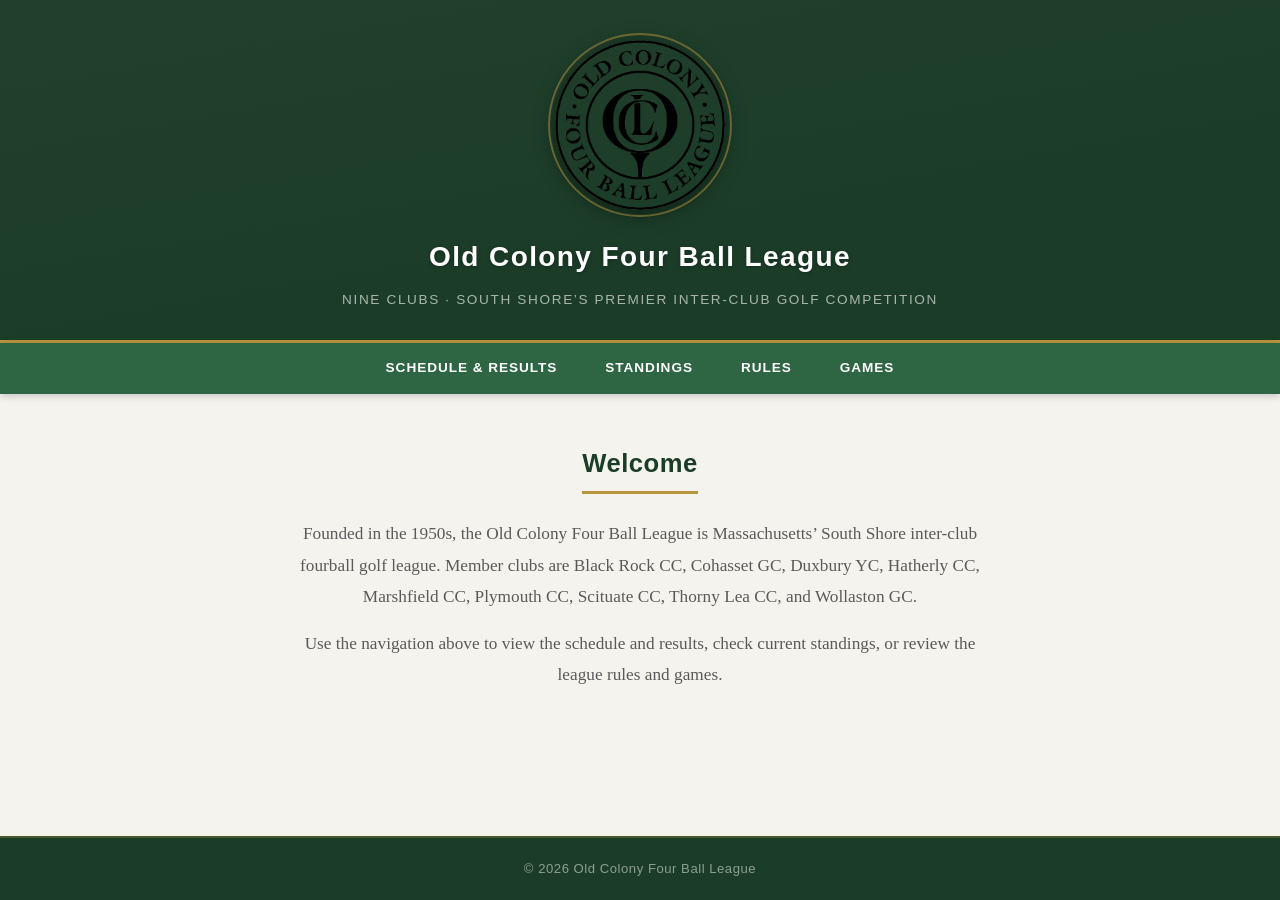
<file: index.html>
<!DOCTYPE html>
<html lang="en">
<head>
  <meta charset="UTF-8">
  <meta name="viewport" content="width=device-width, initial-scale=1.0">
  <title>Old Colony Four Ball League</title>
  <link rel="stylesheet" href="css/style.css">
</head>
<body>

  <!-- =====================
       Site Header
       Logo + league name
       ===================== -->
  <header class="site-header">
    <img
      src="assets/images/OCL1_nb.png"
      alt="Old Colony Four Ball League crest"
      class="site-logo hero-logo"
    >
    <h1 class="site-title">Old Colony Four Ball League</h1>
    <p class="site-tagline">Nine Clubs &middot; South Shore&rsquo;s Premier Inter-Club Golf Competition</p>
  </header>

  <!-- =====================
       Primary Navigation
       Links to all main pages
       ===================== -->
  <nav class="site-nav" aria-label="Primary navigation">
    <ul>
      <li><a href="pages/schedule.html">Schedule &amp; Results</a></li>
      <li><a href="pages/standings.html">Standings</a></li>
      <li><a href="pages/rules.html">Rules</a></li>
      <li><a href="pages/games.html">Games</a></li>
    </ul>
  </nav>

  <!-- =====================
       Main Content
       Welcome section
       ===================== -->
  <main>
    <section class="welcome">
      <h2>Welcome</h2>
      <p>
        Founded in the 1950s, the Old Colony Four Ball League is Massachusetts&rsquo; South Shore
        inter-club fourball golf league. Member clubs are Black Rock CC, Cohasset GC, Duxbury YC,
        Hatherly CC, Marshfield CC, Plymouth CC, Scituate CC, Thorny Lea CC, and Wollaston GC.
      </p>
      <p>
        Use the navigation above to view the schedule and results, check current standings,
        or review the league rules and games.
      </p>
    </section>
  </main>

  <!-- =====================
       Site Footer
       ===================== -->
  <footer class="site-footer">
    <p>&copy; 2026 Old Colony Four Ball League</p>
  </footer>

</body>
</html>
</file>
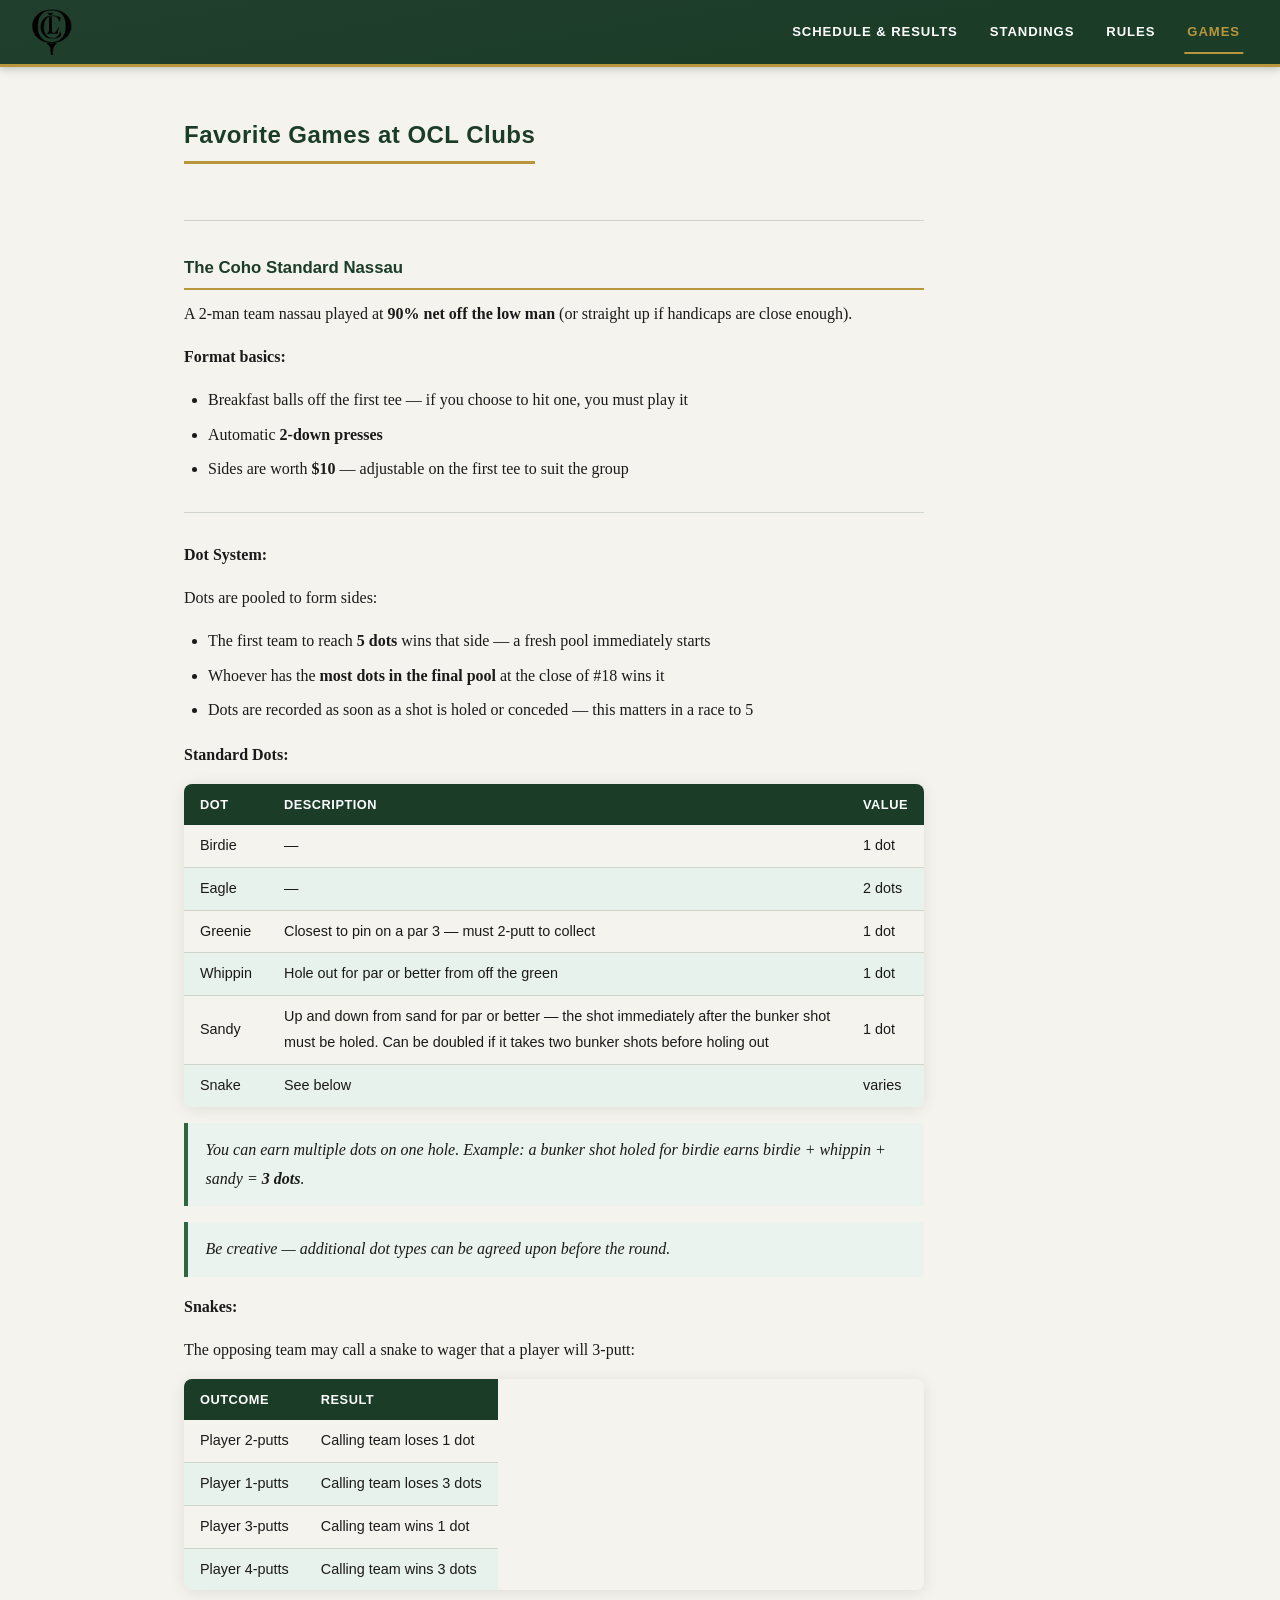
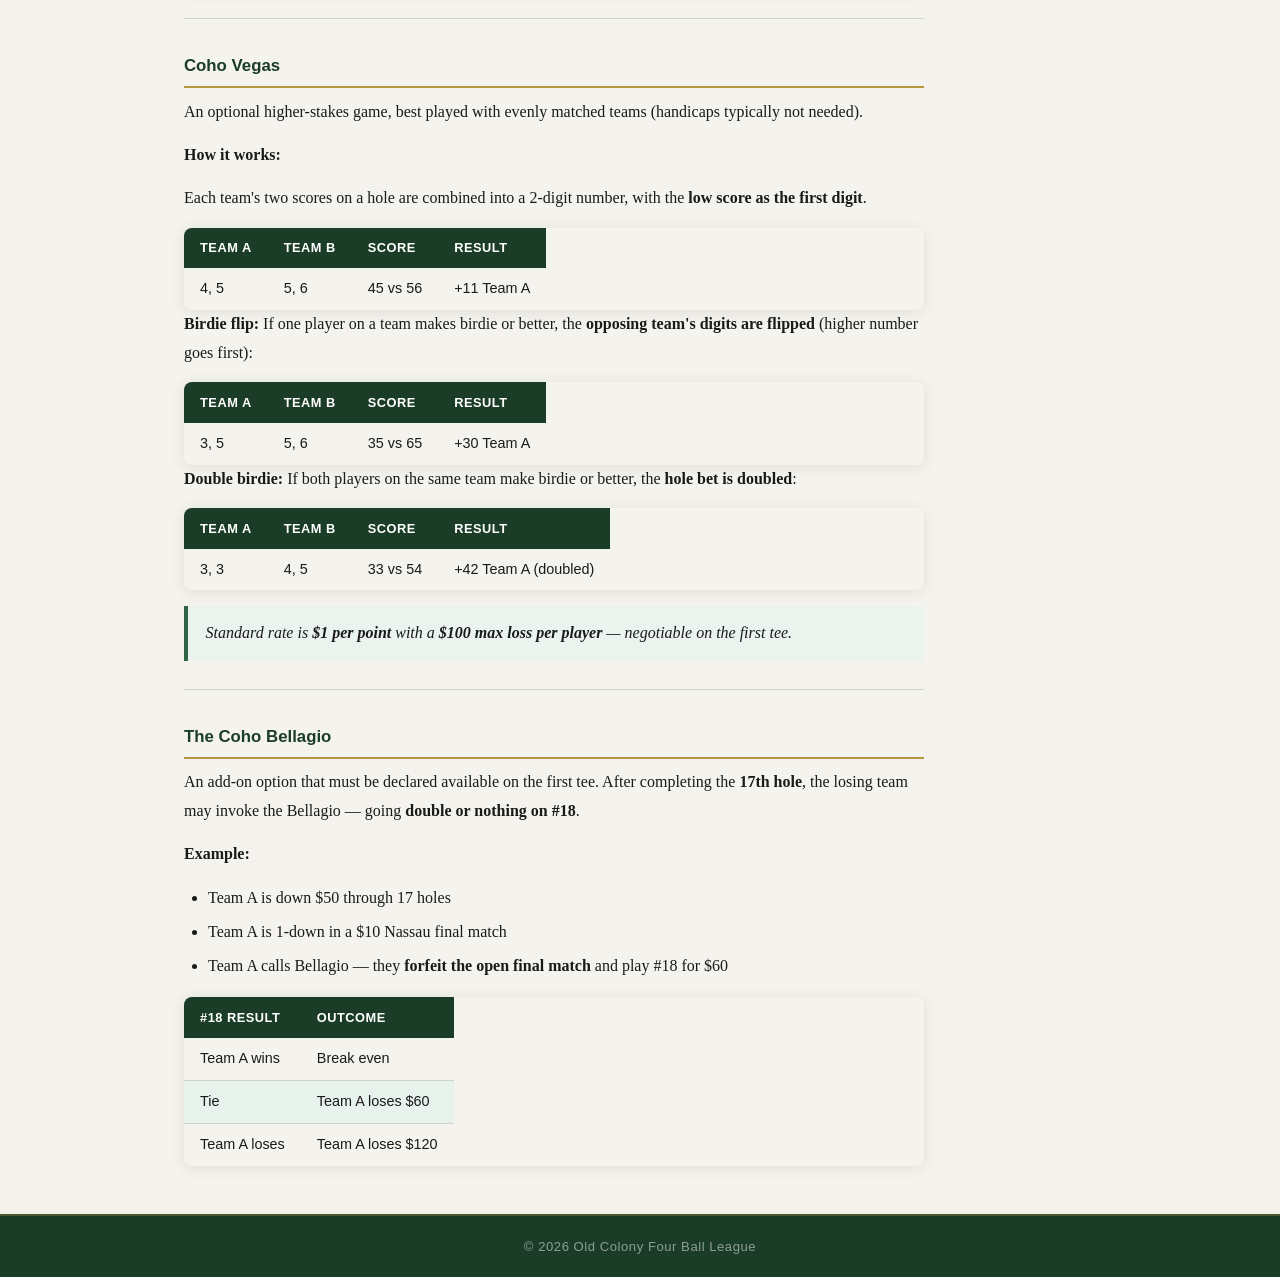
<file: pages/games.html>
<!DOCTYPE html>
<html lang="en">
<head>
  <meta charset="UTF-8">
  <meta name="viewport" content="width=device-width, initial-scale=1.0">
  <title>Games — Old Colony Four Ball League</title>
  <link rel="stylesheet" href="../css/style.css">
</head>
<body>

  <!-- =====================
       Compact Page Header
       ===================== -->
  <header class="page-header">
    <a href="../index.html" class="logo-link">
      <img
        src="../assets/images/ocl2_nb.png"
        alt="Old Colony Four Ball League — return to home"
        class="compact-logo"
      >
    </a>
    <nav aria-label="Primary navigation">
      <ul class="nav-links" id="nav-links">
        <li><a href="schedule.html">Schedule &amp; Results</a></li>
        <li><a href="standings.html">Standings</a></li>
        <li><a href="rules.html">Rules</a></li>
        <li><a href="games.html" class="active">Games</a></li>
      </ul>
      <button class="nav-toggle" id="nav-toggle" aria-label="Open navigation" aria-expanded="false">
        <span></span>
        <span></span>
        <span></span>
      </button>
    </nav>
  </header>

  <!-- =====================
       Main Content
       js/games.js fetches Games.MD and injects the parsed
       content into #games-content.
       ===================== -->
  <main>
    <section>
      <h2 class="page-heading">Favorite Games at OCL Clubs</h2>
      <div id="games-content" class="rules-content">
        <!-- Populated by js/games.js -->
      </div>
    </section>
  </main>

  <!-- =====================
       Site Footer
       ===================== -->
  <footer class="site-footer">
    <p>&copy; 2026 Old Colony Four Ball League</p>
  </footer>

  <script src="../js/games.js"></script>
  <script src="../js/nav.js"></script>

</body>
</html>
</file>
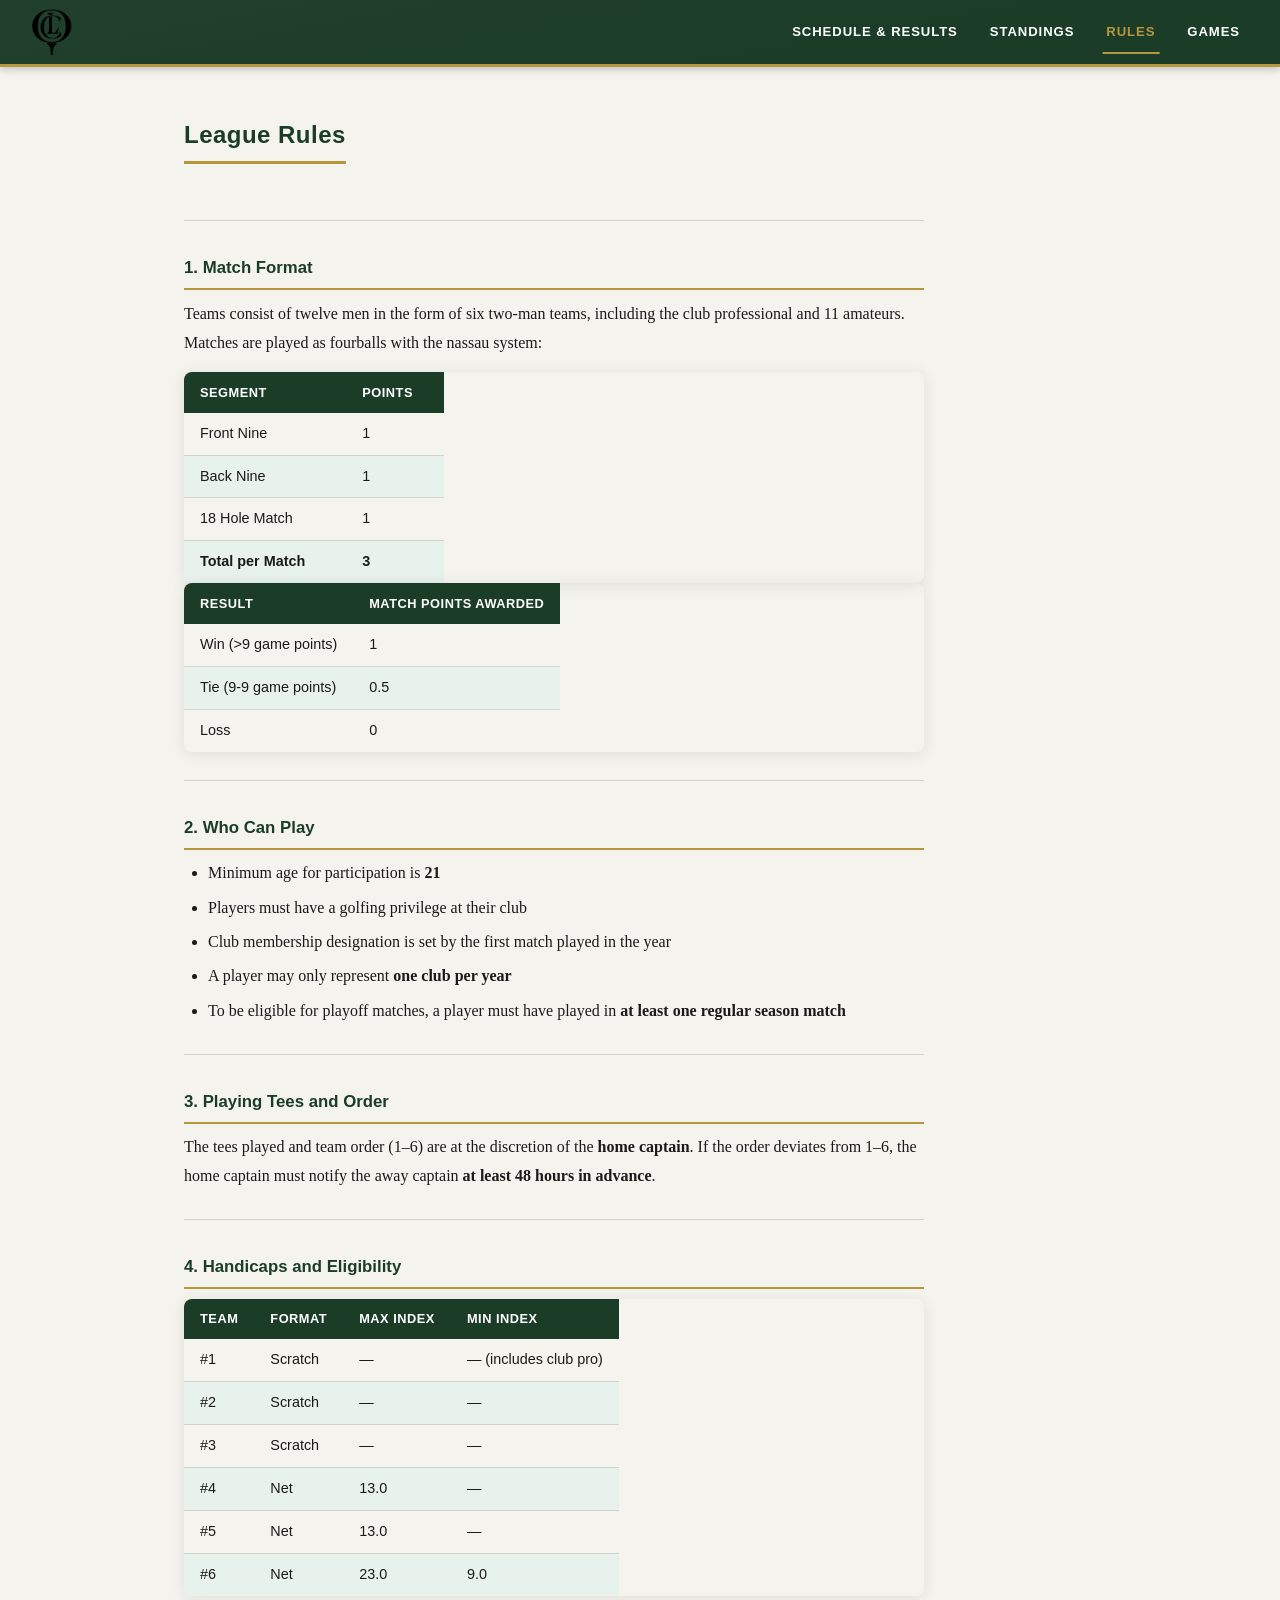
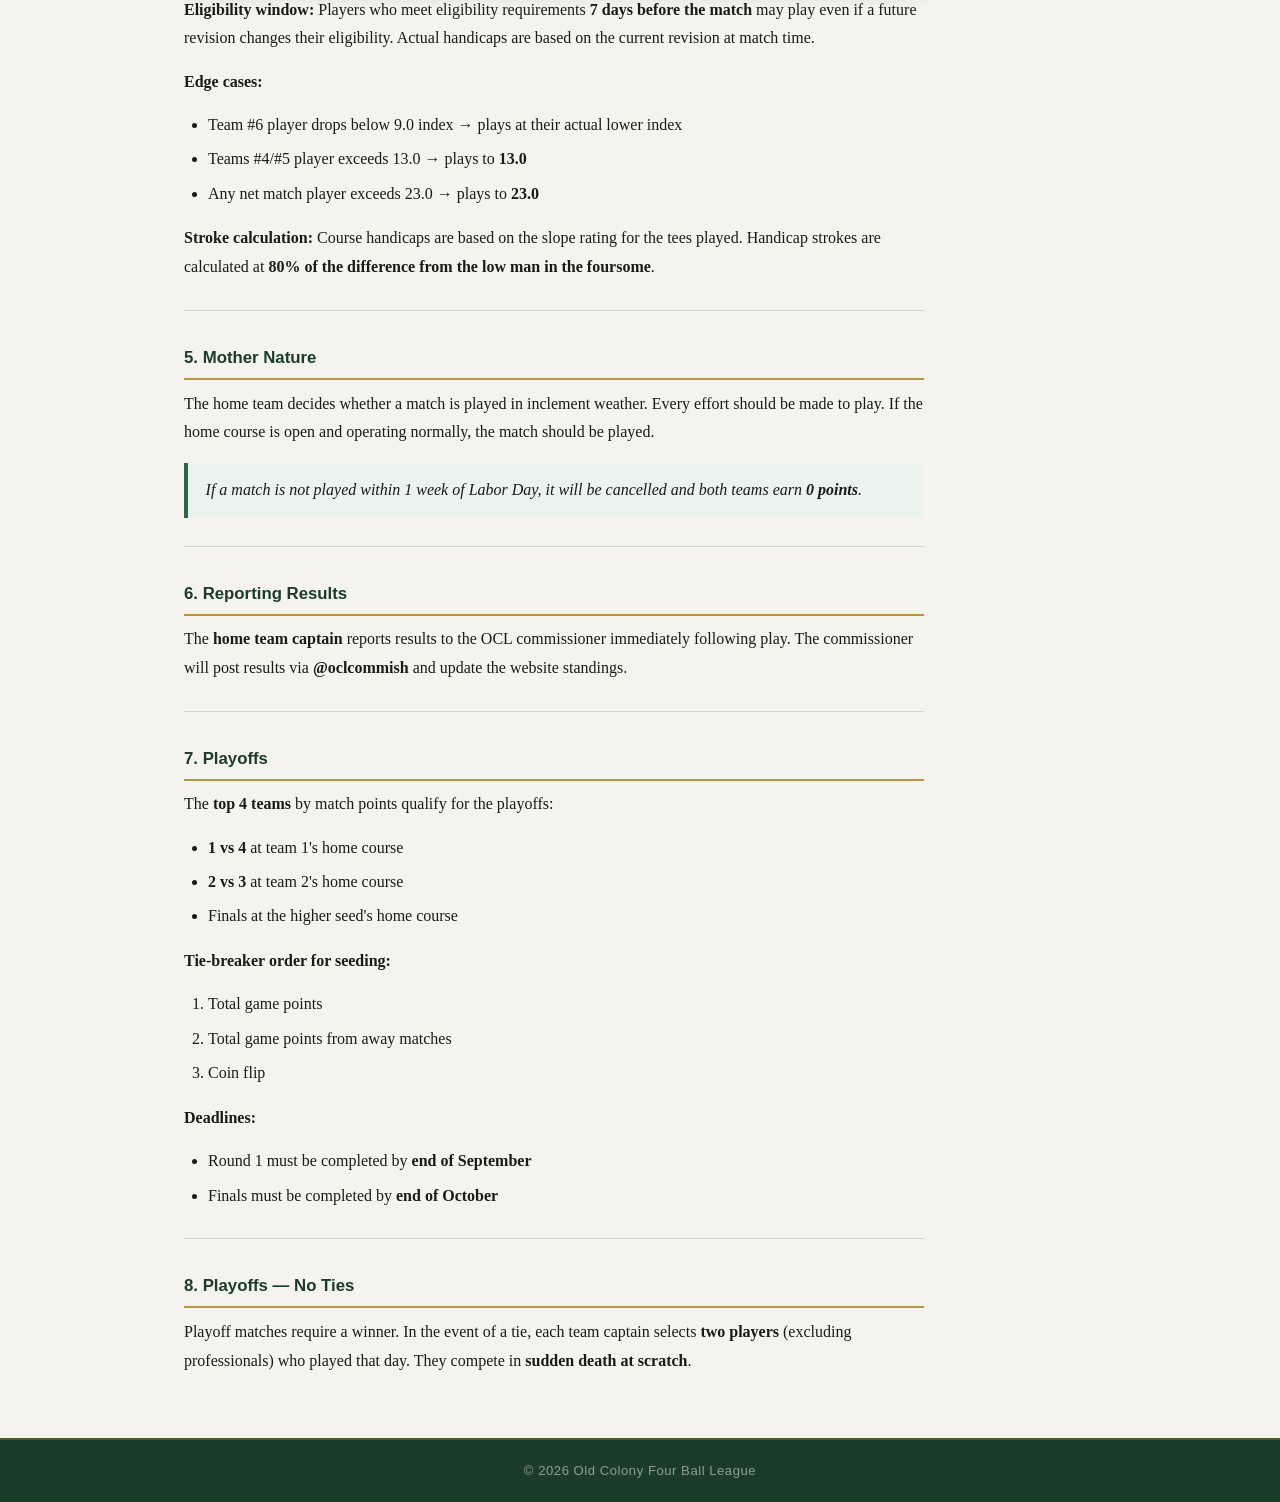
<file: pages/rules.html>
<!DOCTYPE html>
<html lang="en">
<head>
  <meta charset="UTF-8">
  <meta name="viewport" content="width=device-width, initial-scale=1.0">
  <title>Rules — Old Colony Four Ball League</title>
  <link rel="stylesheet" href="../css/style.css">
</head>
<body>

  <!-- =====================
       Compact Page Header
       ===================== -->
  <header class="page-header">
    <a href="../index.html" class="logo-link">
      <img
        src="../assets/images/ocl2_nb.png"
        alt="Old Colony Four Ball League — return to home"
        class="compact-logo"
      >
    </a>
    <nav aria-label="Primary navigation">
      <ul class="nav-links" id="nav-links">
        <li><a href="schedule.html">Schedule &amp; Results</a></li>
        <li><a href="standings.html">Standings</a></li>
        <li><a href="rules.html" class="active">Rules</a></li>
        <li><a href="games.html">Games</a></li>
      </ul>
      <button class="nav-toggle" id="nav-toggle" aria-label="Open navigation" aria-expanded="false">
        <span></span>
        <span></span>
        <span></span>
      </button>
    </nav>
  </header>

  <!-- =====================
       Main Content
       js/rules.js fetches Rules.MD and injects the parsed
       content into #rules-content.
       ===================== -->
  <main>
    <section>
      <h2 class="page-heading">League Rules</h2>
      <div id="rules-content" class="rules-content">
        <!-- Populated by js/rules.js -->
      </div>
    </section>
  </main>

  <!-- =====================
       Site Footer
       ===================== -->
  <footer class="site-footer">
    <p>&copy; 2026 Old Colony Four Ball League</p>
  </footer>

  <script src="../js/rules.js"></script>
  <script src="../js/nav.js"></script>

</body>
</html>
</file>
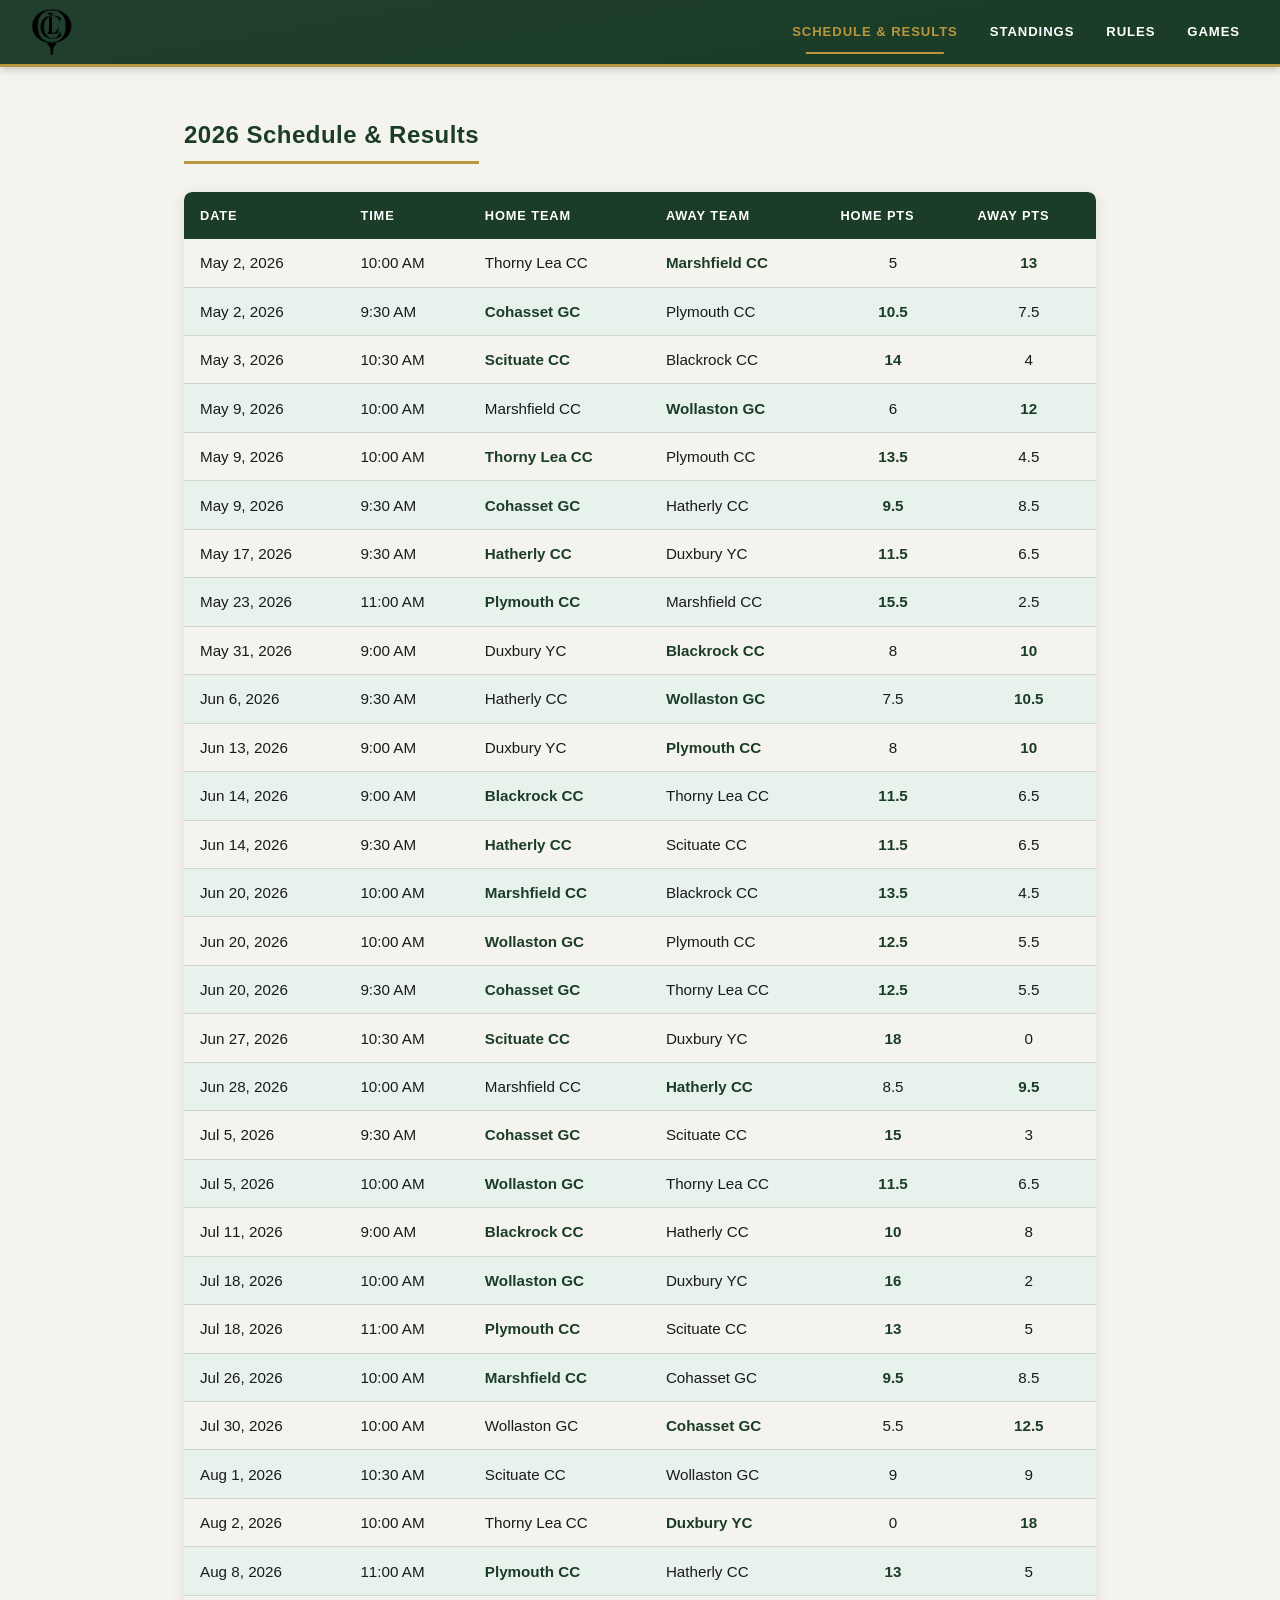
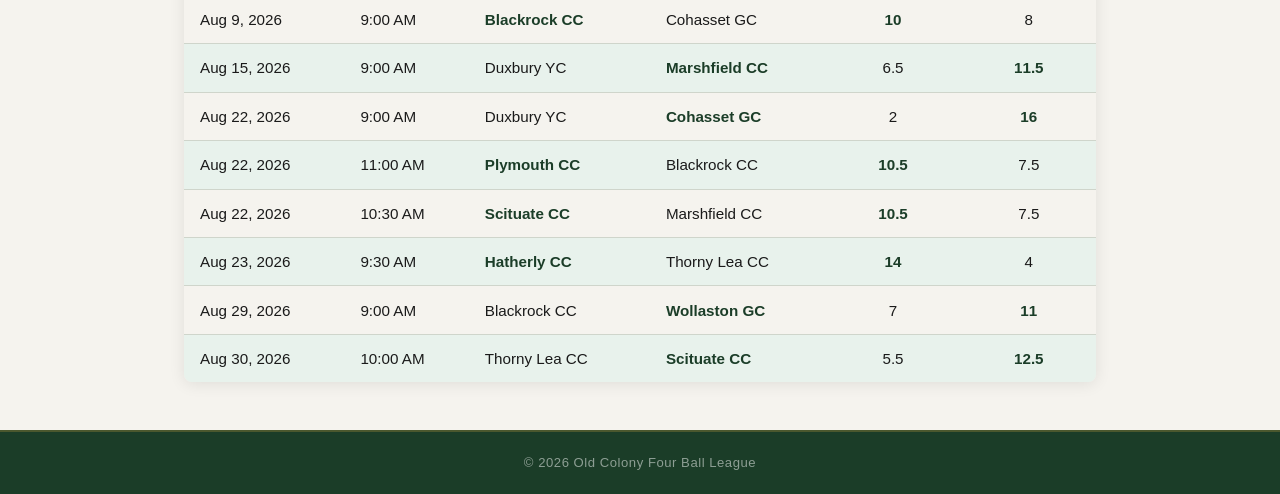
<file: pages/schedule.html>
<!DOCTYPE html>
<html lang="en">
<head>
  <meta charset="UTF-8">
  <meta name="viewport" content="width=device-width, initial-scale=1.0">
  <title>Schedule &amp; Results — Old Colony Four Ball League</title>
  <!-- One level up because this page lives in /pages/ -->
  <link rel="stylesheet" href="../css/style.css">
</head>
<body>

  <!-- =====================
       Compact Page Header
       Logo 2 left, nav right. Hamburger replaces links on mobile.
       ===================== -->
  <header class="page-header">
    <a href="../index.html" class="logo-link">
      <img
        src="../assets/images/ocl2_nb.png"
        alt="Old Colony Four Ball League — return to home"
        class="compact-logo"
      >
    </a>
    <nav aria-label="Primary navigation">
      <ul class="nav-links" id="nav-links">
        <li><a href="schedule.html" class="active">Schedule &amp; Results</a></li>
        <li><a href="standings.html">Standings</a></li>
        <li><a href="rules.html">Rules</a></li>
        <li><a href="games.html">Games</a></li>
      </ul>
      <button class="nav-toggle" id="nav-toggle" aria-label="Open navigation" aria-expanded="false">
        <span></span>
        <span></span>
        <span></span>
      </button>
    </nav>
  </header>

  <!-- =====================
       Main Content
       The table body is empty — js/schedule.js fills it in.
       ===================== -->
  <main>
    <section>
      <h2 class="page-heading">2026 Schedule &amp; Results</h2>

      <!--
        .table-wrapper enables horizontal scroll on narrow screens
        so the table never gets squished below its min-width.
      -->
      <div id="schedule-container" class="table-wrapper">
        <table class="data-table" id="schedule-table">
          <thead>
            <tr>
              <th>Date</th>
              <th>Time</th>
              <th>Home Team</th>
              <th>Away Team</th>
              <th>Home Pts</th>
              <th>Away Pts</th>
            </tr>
          </thead>
          <tbody id="schedule-body">
            <!-- Rows are inserted here by js/schedule.js -->
          </tbody>
        </table>
      </div>
    </section>
  </main>

  <!-- =====================
       Site Footer
       ===================== -->
  <footer class="site-footer">
    <p>&copy; 2026 Old Colony Four Ball League</p>
  </footer>

  <!-- Script at end of body so the DOM is ready when it runs.
       Path is one level up because this page lives in /pages/. -->
  <script src="../js/schedule.js"></script>
  <script src="../js/nav.js"></script>

</body>
</html>
</file>
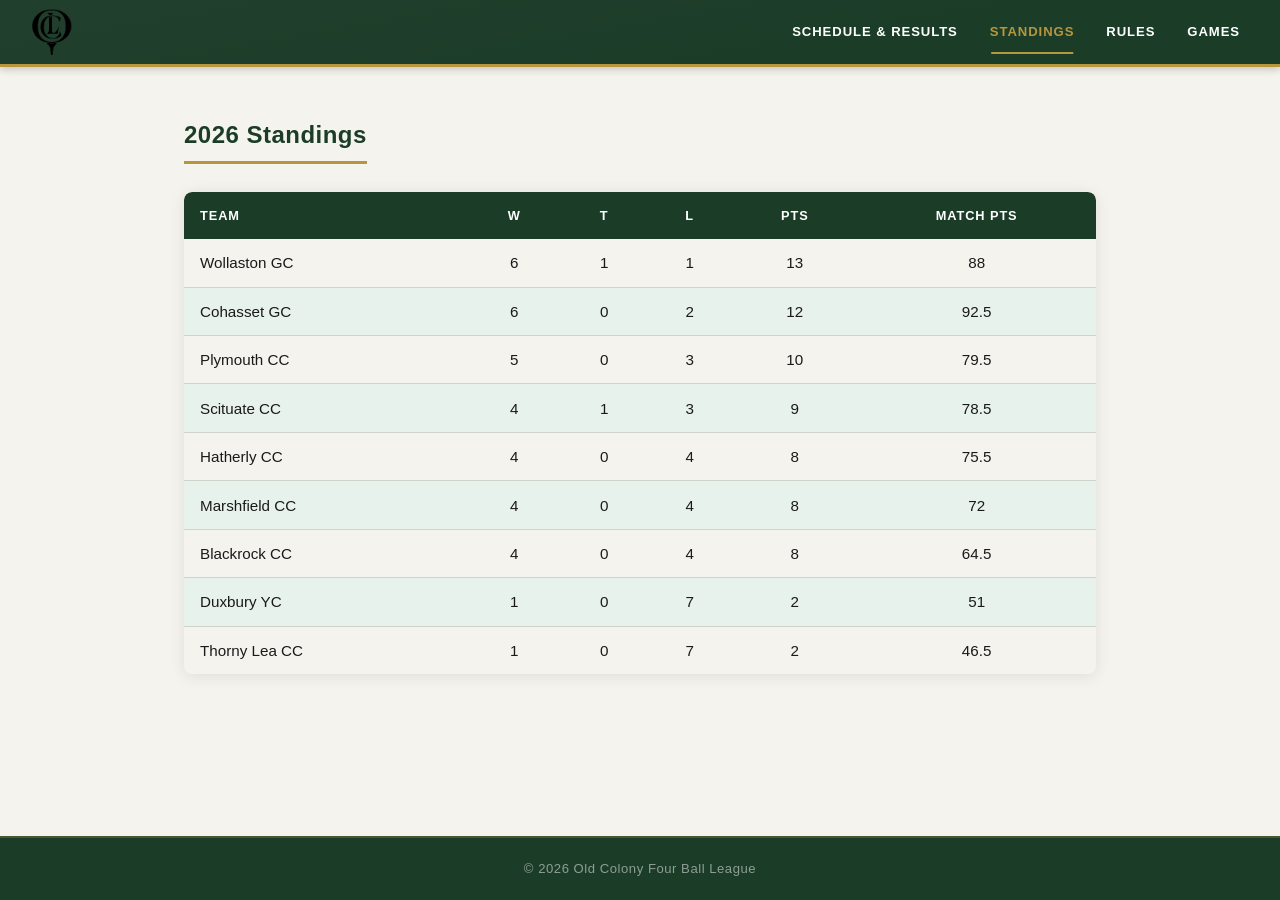
<file: pages/standings.html>
<!DOCTYPE html>
<html lang="en">
<head>
  <meta charset="UTF-8">
  <meta name="viewport" content="width=device-width, initial-scale=1.0">
  <title>Standings — Old Colony Four Ball League</title>
  <link rel="stylesheet" href="../css/style.css">
</head>
<body>

  <!-- =====================
       Compact Page Header
       ===================== -->
  <header class="page-header">
    <a href="../index.html" class="logo-link">
      <img
        src="../assets/images/ocl2_nb.png"
        alt="Old Colony Four Ball League — return to home"
        class="compact-logo"
      >
    </a>
    <nav aria-label="Primary navigation">
      <ul class="nav-links" id="nav-links">
        <li><a href="schedule.html">Schedule &amp; Results</a></li>
        <li><a href="standings.html" class="active">Standings</a></li>
        <li><a href="rules.html">Rules</a></li>
        <li><a href="games.html">Games</a></li>
      </ul>
      <button class="nav-toggle" id="nav-toggle" aria-label="Open navigation" aria-expanded="false">
        <span></span>
        <span></span>
        <span></span>
      </button>
    </nav>
  </header>

  <!-- =====================
       Main Content
       js/standings.js reads Sched26.csv, calculates standings
       from completed matches, and fills the tbody.
       ===================== -->
  <main>
    <section>
      <h2 class="page-heading">2026 Standings</h2>

      <div id="standings-container" class="table-wrapper">
        <table class="data-table standings-table" id="standings-table">
          <thead>
            <tr>
              <!--
                Single-letter abbreviations save space and match the
                common sports-standings convention. The title attribute
                provides the full name as a tooltip on hover.
              -->
              <th>Team</th>
              <th class="points" title="Wins">W</th>
              <th class="points" title="Ties">T</th>
              <th class="points" title="Losses">L</th>
              <th class="points" title="Points: (Wins × 2) + (Ties × 1)">Pts</th>
              <th class="points" title="Total Match Points earned across all matches">Match Pts</th>
            </tr>
          </thead>
          <tbody id="standings-body">
            <!-- Rows are inserted here by js/standings.js -->
          </tbody>
        </table>
      </div>
    </section>
  </main>

  <!-- =====================
       Site Footer
       ===================== -->
  <footer class="site-footer">
    <p>&copy; 2026 Old Colony Four Ball League</p>
  </footer>

  <script src="../js/standings.js"></script>
  <script src="../js/nav.js"></script>

</body>
</html>
</file>
<file: css/style.css>
/* ============================================================
   OCL Golf League — style.css
   Shared styles used across all pages.
   ============================================================ */


/* ------------------------------------------------------------
   CSS Custom Properties (variables)
   Define colors, sizes, and effects in one place.
   ------------------------------------------------------------ */
:root {
  --color-green-dark:  #1b3d28;   /* header, footer background */
  --color-green-mid:   #2e6644;   /* nav bar background */
  --color-green-light: #e8f2ec;   /* even-row stripe (lighter, greener) */
  --color-gold:        #b8963e;   /* accent, active nav, heading underline */
  --color-gold-light:  #d4b062;   /* lighter gold for hover accents */
  --color-bg:          #f5f3ee;   /* page background (warm off-white) */
  --color-text:        #1a1a1a;   /* primary body text */
  --color-text-muted:  #5a5a5a;   /* secondary / paragraph text */
  --color-white:       #ffffff;
  --color-border:      #cfd5cb;   /* table and HR borders */

  --max-width: 960px;             /* caps content width on wide screens */

  --radius-sm: 4px;               /* small rounding (badges, alerts) */
  --radius-md: 8px;               /* card / table rounding */

  /* Elevation shadows */
  --shadow-card: 0 2px 16px rgba(0, 0, 0, 0.09);
  --shadow-logo: 0 4px 20px rgba(0, 0, 0, 0.50);

  /* Georgia gives a classic, club-house feel for body text.
     Segoe UI / Arial is used for UI elements like nav and headings. */
  --font-body: Georgia, 'Times New Roman', serif;
  --font-ui:   'Segoe UI', Arial, sans-serif;
}


/* ------------------------------------------------------------
   Box-sizing Reset
   Makes width/padding math predictable across all elements.
   ------------------------------------------------------------ */
*, *::before, *::after {
  box-sizing: border-box;
  margin: 0;
  padding: 0;
}


/* ------------------------------------------------------------
   Body
   flex column so the footer stays at the bottom of short pages.
   ------------------------------------------------------------ */
body {
  font-family: var(--font-body);
  background-color: var(--color-bg);
  color: var(--color-text);
  line-height: 1.65;
  min-height: 100vh;
  display: flex;
  flex-direction: column;
}


/* ------------------------------------------------------------
   Site Header
   Dark green banner with subtle gradient and gold accent line.
   ------------------------------------------------------------ */
.site-header {
  /* Slight directional gradient adds depth without being heavy */
  background: linear-gradient(170deg, #213f2d 0%, var(--color-green-dark) 65%);
  color: var(--color-white);
  text-align: center;
  padding: 2.5rem 1rem 1.75rem;
  /* Thin gold line separates header from nav */
  border-bottom: 3px solid var(--color-gold);
}

/* The logo is a circular badge (black on white JPG).
   Gold ring outline ties it to the site's accent color. */
.site-logo {
  width: 130px;
  height: auto;
  margin-bottom: 1rem;
  box-shadow: var(--shadow-logo);
  border-radius: 50%;
  /* Subtle gold ring around the circular badge */
  outline: 2px solid rgba(184, 150, 62, 0.5);
  outline-offset: 4px;
}

/* Hero variant — larger logo used on the homepage only.
   Add class="hero-logo" to the <img> on index.html. */
.hero-logo {
  width: 170px;
  outline-offset: 5px;
}

.site-title {
  font-family: var(--font-ui);
  font-size: 1.75rem;
  font-weight: 700;
  letter-spacing: 0.05em;
  color: var(--color-white);
  /* Gentle shadow improves legibility on the gradient background */
  text-shadow: 0 1px 4px rgba(0, 0, 0, 0.30);
}

/* Tagline — appears beneath the title on the homepage.
   Add <p class="site-tagline"> after <h1 class="site-title"> in index.html. */
.site-tagline {
  font-family: var(--font-ui);
  font-size: 0.85rem;
  color: rgba(255, 255, 255, 0.62);
  letter-spacing: 0.12em;
  text-transform: uppercase;
  margin-top: 0.55rem;
}


/* ------------------------------------------------------------
   Site Navigation
   Horizontal bar below the header.
   ------------------------------------------------------------ */
.site-nav {
  background-color: var(--color-green-mid);
  /* Downward shadow separates nav from page content */
  box-shadow: 0 2px 8px rgba(0, 0, 0, 0.20);
}

/* ul holds the nav links in a single centered row.
   flex-wrap: nowrap prevents items from ever dropping to a
   second row — we instead reduce font/padding at narrow widths. */
.site-nav ul {
  list-style: none;
  display: flex;
  justify-content: center;
  flex-wrap: nowrap;
  max-width: var(--max-width);
  margin: 0 auto;
}

.site-nav a {
  display: block;
  padding: 0.9rem 1.5rem;
  color: var(--color-white);
  text-decoration: none;
  font-family: var(--font-ui);
  font-size: 0.85rem;
  font-weight: 600;
  letter-spacing: 0.07em;
  text-transform: uppercase;
  /* position: relative needed for the ::after underline pseudo-element */
  position: relative;
  transition: color 0.15s ease, background-color 0.15s ease;
}

/* Animated gold underline — grows from center on hover / active.
   This is more refined than a full background-color fill. */
.site-nav a::after {
  content: '';
  position: absolute;
  bottom: 0;
  left: 50%;
  width: 0;
  height: 2px;
  background-color: var(--color-gold);
  transform: translateX(-50%);
  transition: width 0.2s ease;
}

.site-nav a:hover::after,
.site-nav a:focus::after,
.site-nav a.active::after {
  width: 75%;
}

/* Subtle tint on hover; focus removes default outline (we have the underline) */
.site-nav a:hover,
.site-nav a:focus {
  background-color: rgba(255, 255, 255, 0.10);
  outline: none;
}

/* Active page — gold text instead of full bg fill, pairs with underline */
.site-nav a.active {
  color: var(--color-gold);
}


/* ------------------------------------------------------------
   Main Content Area
   flex: 1 makes it grow to fill space above the footer.
   ------------------------------------------------------------ */
main {
  flex: 1;
  max-width: var(--max-width);
  width: 100%;
  margin: 0 auto;
  padding: 3rem 1.5rem;
}


/* ------------------------------------------------------------
   Welcome / Hero Section (index.html)
   Centered text block with optional quick-link buttons below.
   ------------------------------------------------------------ */
.welcome {
  max-width: 680px;
  margin: 0 auto;
  text-align: center;
}

.welcome h2 {
  font-family: var(--font-ui);
  font-size: 1.6rem;
  font-weight: 700;
  color: var(--color-green-dark);
  margin-bottom: 1.5rem;
  /* Gold underline accent — inline-block sizes the border to the text */
  display: inline-block;
  border-bottom: 3px solid var(--color-gold);
  padding-bottom: 0.45rem;
  letter-spacing: 0.02em;
}

.welcome p {
  color: var(--color-text-muted);
  font-size: 1.08rem;
  line-height: 1.8;
  margin-bottom: 1rem;
}

/* Quick-nav buttons inside the welcome section.
   Wrap links in <div class="home-nav"> in index.html. */
.home-nav {
  display: flex;
  flex-wrap: wrap;
  gap: 0.75rem;
  justify-content: center;
  margin-top: 2rem;
}

.home-nav a {
  display: inline-block;
  padding: 0.65rem 1.4rem;
  background-color: var(--color-green-dark);
  color: var(--color-white);
  font-family: var(--font-ui);
  font-size: 0.82rem;
  font-weight: 600;
  letter-spacing: 0.07em;
  text-transform: uppercase;
  text-decoration: none;
  border-radius: var(--radius-sm);
  border: 2px solid transparent;
  transition: background-color 0.15s ease, border-color 0.15s ease, color 0.15s ease;
}

.home-nav a:hover,
.home-nav a:focus {
  background-color: var(--color-white);
  color: var(--color-green-dark);
  border-color: var(--color-green-dark);
  outline: none;
}


/* ------------------------------------------------------------
   Site Footer
   Dark green strip pinned to the bottom.
   ------------------------------------------------------------ */
.site-footer {
  background-color: var(--color-green-dark);
  color: rgba(255, 255, 255, 0.50);
  text-align: center;
  padding: 1.25rem 1rem;
  font-family: var(--font-ui);
  font-size: 0.82rem;
  letter-spacing: 0.04em;
  /* Subtle gold line mirrors the header accent */
  border-top: 2px solid rgba(184, 150, 62, 0.30);
}


/* ------------------------------------------------------------
   Logo Link (header)
   The logo on inner pages wraps in an <a> back to the home page.
   ------------------------------------------------------------ */
.logo-link {
  display: inline-block;
  text-decoration: none;
}


/* ------------------------------------------------------------
   Page Heading
   Gold-underlined section heading shared by inner pages.
   ------------------------------------------------------------ */
.page-heading {
  font-family: var(--font-ui);
  font-size: 1.5rem;
  font-weight: 700;
  color: var(--color-green-dark);
  margin-bottom: 1.75rem;
  /* inline-block so the border-bottom only spans the text width */
  display: inline-block;
  border-bottom: 3px solid var(--color-gold);
  padding-bottom: 0.45rem;
  letter-spacing: 0.02em;
}


/* ------------------------------------------------------------
   Table Wrapper
   Enables horizontal scrolling on narrow screens. Rounded corners
   and a card shadow give tables a polished, lifted appearance.

   overflow-x: auto clips the content to the border-radius shape
   in all modern browsers, so the table header corners appear rounded
   without any extra markup.
   ------------------------------------------------------------ */
.table-wrapper {
  width: 100%;
  overflow-x: auto;
  -webkit-overflow-scrolling: touch; /* smooth momentum scroll on iOS */
  border-radius: var(--radius-md);
  box-shadow: var(--shadow-card);
}


/* ------------------------------------------------------------
   Data Table
   Used for the schedule, standings, and any other tabular data.
   ------------------------------------------------------------ */
.data-table {
  width: 100%;
  border-collapse: collapse;
  font-family: var(--font-ui);
  font-size: 0.95rem;
  /* Sets a floor so columns aren't squeezed tiny on phones.
     The .table-wrapper scroll kicks in below this width. */
  min-width: 560px;
}

/* Header row — dark green band with uppercase labels */
.data-table thead th {
  background-color: var(--color-green-dark);
  color: var(--color-white);
  text-align: left;
  padding: 0.8rem 1rem;
  font-weight: 600;
  font-size: 0.8rem;
  letter-spacing: 0.07em;
  text-transform: uppercase;
}

/* The wrapper's border-radius clips the table visually, but we also
   set border-radius on the first/last header cells so they look
   correct in browsers that don't clip overflow-x containers. */
.data-table thead th:first-child { border-top-left-radius:  var(--radius-md); }
.data-table thead th:last-child  { border-top-right-radius: var(--radius-md); }

/* Data cells */
.data-table tbody td {
  padding: 0.7rem 1rem;
  border-bottom: 1px solid var(--color-border);
  color: var(--color-text);
}

/* Remove the border from the last row so it doesn't double up
   with the wrapper's rounded bottom edge */
.data-table tbody tr:last-child td {
  border-bottom: none;
}

/* Zebra striping — alternating row tint aids readability in long tables */
.data-table tbody tr:nth-child(even) {
  background-color: var(--color-green-light);
}

/* Hover highlight — slightly richer green so your eye tracks the row */
.data-table tbody tr:hover {
  background-color: #cce0d4;
}

/* Points columns — centered because they're numeric */
.data-table td.points,
.data-table th.points {
  text-align: center;
}

/* Winner styling — bold weight + dark green make it stand out */
.data-table td.winner {
  font-weight: 700;
  color: var(--color-green-dark);
}


/* ------------------------------------------------------------
   Rules Content
   Styles for elements generated by js/rules.js. All selectors
   are scoped to .rules-content to avoid affecting other pages.
   ------------------------------------------------------------ */

/* Container: comfortable reading width, generous line height */
.rules-content {
  max-width: 740px;
  line-height: 1.8;
}

/* Rule headings — ## in the MD becomes <h3> in the HTML */
.rules-content h3 {
  font-family: var(--font-ui);
  font-size: 1.05rem;
  font-weight: 700;
  color: var(--color-green-dark);
  margin: 2rem 0 0.6rem;
  padding-bottom: 0.3rem;
  border-bottom: 2px solid var(--color-gold);
}

/* No top gap on the very first heading */
.rules-content h3:first-child {
  margin-top: 0;
}

/* Horizontal rules — gentle visual breathing space between sections */
.rules-content hr {
  border: none;
  border-top: 1px solid var(--color-border);
  margin: 1.75rem 0;
}

/* Paragraphs */
.rules-content p {
  margin-bottom: 0.9rem;
  color: var(--color-text);
}

/* Lists */
.rules-content ul,
.rules-content ol {
  margin: 0.4rem 0 1rem 1.5rem;
  color: var(--color-text);
}

.rules-content li {
  margin-bottom: 0.35rem;
}

/* Blockquote — important callout notes.
   Left green border + tinted background without being alarming. */
.rules-content blockquote {
  margin: 1rem 0;
  padding: 0.8rem 1.1rem;
  background-color: #ebf3ee;
  border-left: 4px solid var(--color-green-mid);
  border-radius: 0 var(--radius-sm) var(--radius-sm) 0;
}

.rules-content blockquote p {
  margin-bottom: 0;
  font-style: italic;
  color: var(--color-text);
}

/* Standings table — fewer columns, smaller min-width floor */
.standings-table {
  min-width: 340px;
}

/* Tables inside rules content — sized to content, not full-width */
.rules-table {
  border-collapse: collapse;
  font-family: var(--font-ui);
  font-size: 0.9rem;
  width: auto;
  min-width: 260px;
}

.rules-table thead th {
  background-color: var(--color-green-dark);
  color: var(--color-white);
  text-align: left;
  padding: 0.55rem 1rem;
  font-weight: 600;
  white-space: nowrap;
  letter-spacing: 0.04em;
  font-size: 0.8rem;
  text-transform: uppercase;
}

.rules-table tbody td {
  padding: 0.5rem 1rem;
  border-bottom: 1px solid var(--color-border);
  color: var(--color-text);
}

.rules-table tbody tr:last-child td {
  border-bottom: none;
}

.rules-table tbody tr:nth-child(even) {
  background-color: var(--color-green-light);
}


/* ------------------------------------------------------------
   Compact Page Header  (inner pages only — not index.html)
   A single slim bar: OCL Logo 2 on the left, nav links on the right.
   Replaces the stacked .site-header + .site-nav used on the homepage.
   ------------------------------------------------------------ */
.page-header {
  background: linear-gradient(170deg, #213f2d 0%, var(--color-green-dark) 65%);
  border-bottom: 3px solid var(--color-gold);
  box-shadow: 0 2px 8px rgba(0, 0, 0, 0.22);
  display: flex;
  align-items: center;
  justify-content: space-between;
  padding: 0.55rem 1.5rem;
  /* position: relative lets the mobile dropdown anchor to this bar */
  position: relative;
}

/* Logo 2 is not assumed to be circular — no border-radius here */
.compact-logo {
  height: 46px;
  width: auto;
  display: block;
}

/* The <nav> inside .page-header holds both the link list and
   the hamburger button as siblings */
.page-header nav {
  display: flex;
  align-items: center;
}

/* Horizontal link list — visible on desktop, hidden on mobile */
.nav-links {
  list-style: none;
  display: flex;
  align-items: center;
}

.nav-links a {
  display: block;
  padding: 0.55rem 1rem;
  color: var(--color-white);
  text-decoration: none;
  font-family: var(--font-ui);
  font-size: 0.82rem;
  font-weight: 600;
  letter-spacing: 0.07em;
  text-transform: uppercase;
  position: relative;
  transition: color 0.15s ease;
}

/* Animated gold underline — same pattern as the homepage nav */
.nav-links a::after {
  content: '';
  position: absolute;
  bottom: -3px; /* sits on the header's gold border */
  left: 50%;
  width: 0;
  height: 2px;
  background-color: var(--color-gold);
  transform: translateX(-50%);
  transition: width 0.2s ease;
}

.nav-links a:hover::after,
.nav-links a:focus::after,
.nav-links a.active::after {
  width: 70%;
}

.nav-links a:hover,
.nav-links a:focus {
  color: var(--color-gold-light);
  outline: none;
}

.nav-links a.active {
  color: var(--color-gold);
}


/* ------------------------------------------------------------
   Hamburger Toggle Button
   Hidden on desktop. Shown on mobile to open/close the nav.
   Three <span> elements animate into an × when open.
   ------------------------------------------------------------ */
.nav-toggle {
  display: none; /* shown via the mobile media query below */
  flex-direction: column;
  justify-content: center;
  gap: 5px;
  background: none;
  border: none;
  cursor: pointer;
  padding: 0.5rem;
  margin-left: 0.5rem;
}

.nav-toggle span {
  display: block;
  width: 22px;
  height: 2px;
  background-color: var(--color-white);
  border-radius: 2px;
  transition: transform 0.22s ease, opacity 0.22s ease;
}

/* × animation when aria-expanded="true" */
.nav-toggle[aria-expanded="true"] span:nth-child(1) {
  transform: translateY(7px) rotate(45deg);
}
.nav-toggle[aria-expanded="true"] span:nth-child(2) {
  opacity: 0;
}
.nav-toggle[aria-expanded="true"] span:nth-child(3) {
  transform: translateY(-7px) rotate(-45deg);
}


/* ------------------------------------------------------------
   Error Message
   Shown in place of a table when data fails to load.
   ------------------------------------------------------------ */
.error-message {
  font-family: var(--font-ui);
  font-size: 0.95rem;
  color: #8b1a1a;
  background-color: #fdf0ef;
  border-left: 4px solid #c0392b;
  padding: 0.9rem 1.1rem;
  border-radius: var(--radius-sm);
  line-height: 1.5;
}


/* ------------------------------------------------------------
   Responsive — small screens (≤ 600px)
   Minimum target: 375px (iPhone SE)

   Nav sizing at 375px:
     font-size: 0.73rem (~11.7px), padding: 1rem 0.6rem
     tap target height: ~11.7 + 32 = ~44px (meets 44px minimum)
   ------------------------------------------------------------ */
@media (max-width: 600px) {
  /* --- Header: tighter padding --- */
  .site-header {
    padding: 1.5rem 1rem 1.25rem;
  }

  .site-logo {
    width: 90px;
    margin-bottom: 0.6rem;
  }

  /* Hero logo stays a bit bigger than the standard logo on mobile */
  .hero-logo {
    width: 115px;
    outline-offset: 4px;
  }

  .site-title {
    font-size: 1.15rem;
    letter-spacing: 0.025em;
  }

  .site-tagline {
    font-size: 0.72rem;
    letter-spacing: 0.07em;
  }

  /* --- Nav: padding gives a ~44px tap target height --- */
  .site-nav a {
    padding: 1rem 0.6rem;
    font-size: 0.73rem;
    letter-spacing: 0.03em;
    white-space: nowrap;
  }

  /* --- Main content --- */
  main {
    padding: 1.75rem 0.9rem;
  }

  /* --- Page heading --- */
  .page-heading {
    font-size: 1.2rem;
    margin-bottom: 1.25rem;
  }

  /* --- Welcome --- */
  .welcome h2 {
    font-size: 1.3rem;
  }

  .welcome p {
    font-size: 0.97rem;
  }

  /* --- Data table: smaller text and tighter cells --- */
  .data-table {
    font-size: 0.82rem;
    min-width: 460px;
  }

  .data-table thead th {
    padding: 0.65rem 0.65rem;
    font-size: 0.72rem;
  }

  .data-table tbody td {
    padding: 0.55rem 0.65rem;
  }

  /* --- Scroll hint: appears below the table to signal horizontal scroll.
       The ::after pseudo-element is a block child of .table-wrapper,
       placed after the table. Because the wrapper has no fixed height,
       it expands to include this hint row and it is always visible. --- */
  .table-wrapper::after {
    content: '← swipe to scroll →';
    display: block;
    text-align: center;
    font-size: 0.7rem;
    font-family: var(--font-ui);
    color: var(--color-text-muted);
    font-style: italic;
    padding: 0.4rem 0.5rem;
    background-color: var(--color-bg);
    /* Rounds the bottom of the hint to match the wrapper's radius */
    border-radius: 0 0 var(--radius-md) var(--radius-md);
    border-top: 1px solid var(--color-border);
  }

  /* --- Compact header on mobile ---
     Tighten padding and reduce logo height. */
  .page-header {
    padding: 0.45rem 1rem;
  }

  .compact-logo {
    height: 36px;
  }

  /* --- Show the hamburger button, hide the link list ---
     The link list becomes a full-width dropdown anchored to
     the bottom of .page-header via position: absolute. */
  .nav-toggle {
    display: flex;
  }

  .nav-links {
    display: none; /* hidden until toggled open */
    position: absolute;
    top: 100%; /* flush below the compact header bar */
    left: 0;
    right: 0;
    flex-direction: column;
    align-items: stretch;
    background-color: var(--color-green-mid);
    box-shadow: 0 6px 16px rgba(0, 0, 0, 0.25);
    z-index: 200; /* above page content */
  }

  /* nav.js adds this class to open the menu */
  .nav-links.nav-open {
    display: flex;
  }

  /* Full-width tappable rows in the dropdown */
  .nav-links a {
    padding: 1rem 1.5rem;
    font-size: 0.88rem;
    border-bottom: 1px solid rgba(255, 255, 255, 0.10);
  }

  .nav-links li:last-child a {
    border-bottom: none;
  }

  /* Underline animation doesn't apply in the stacked dropdown */
  .nav-links a::after {
    display: none;
  }
}
</file>
